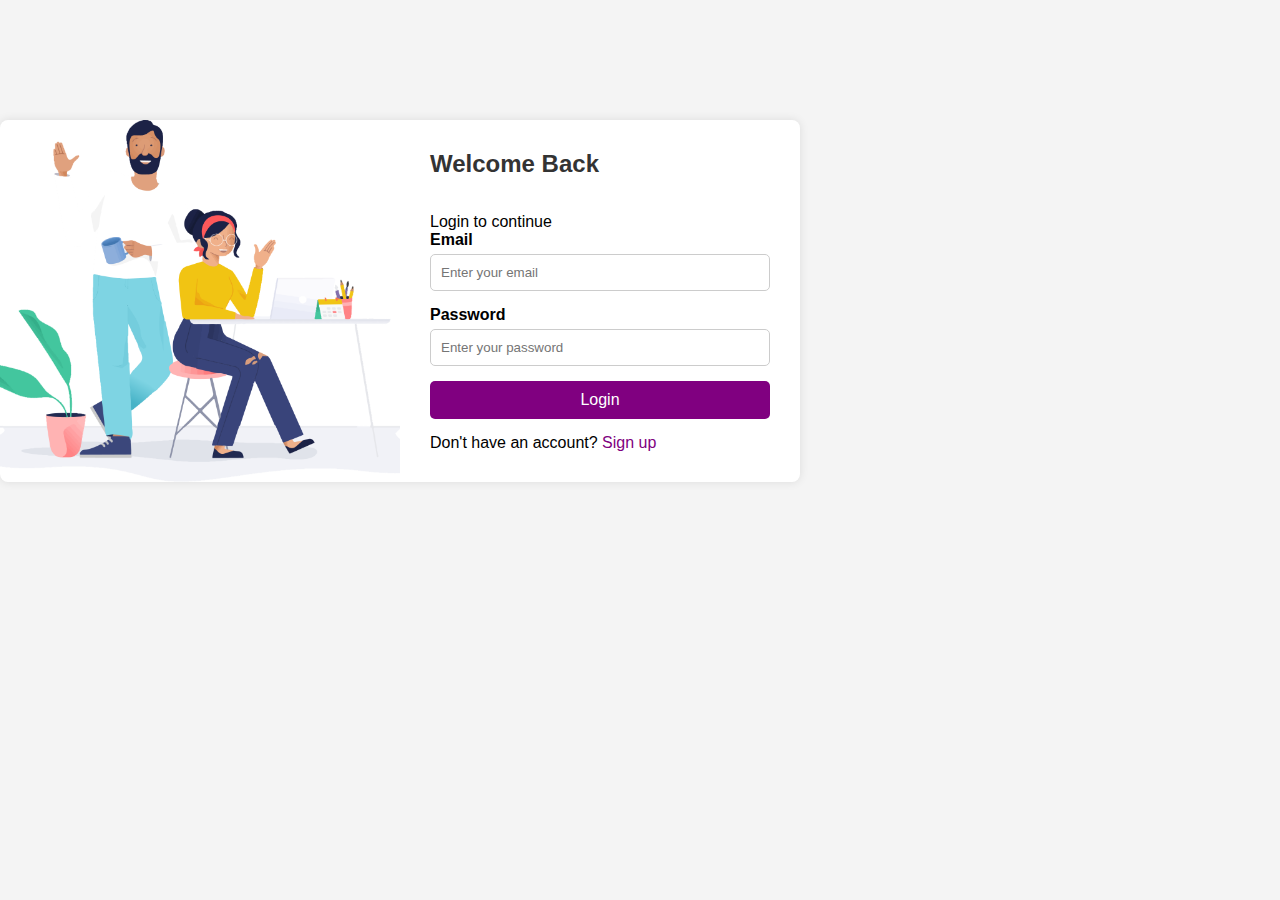
<file: login.html>
<!DOCTYPE html>
<html lang="en">

<head>
    <meta charset="UTF-8">
    <meta name="viewport" content="width=device-width, initial-scale=1.0">
    <title>Login | CloudTop</title>
    <link rel="stylesheet" href="styles.css">
</head>

<body>
    <div class="container">
        <div class="left">
            <img src="images/Signup-Login.png" alt="Login Image">
        </div>
        <div class="right">
            <h2>Welcome Back</h2>
            <p>Login to continue</p>
            <form>
                <label for="email">Email</label>
                <input type="email" id="email" placeholder="Enter your email">

                <label for="password">Password</label>
                <input type="password" id="password" placeholder="Enter your password">

                <button type="submit">Login</button>
            </form>
            <p>Don't have an account? <a href="signup.html">Sign up</a></p>
        </div>
    </div>
</body>

</html>
</file>
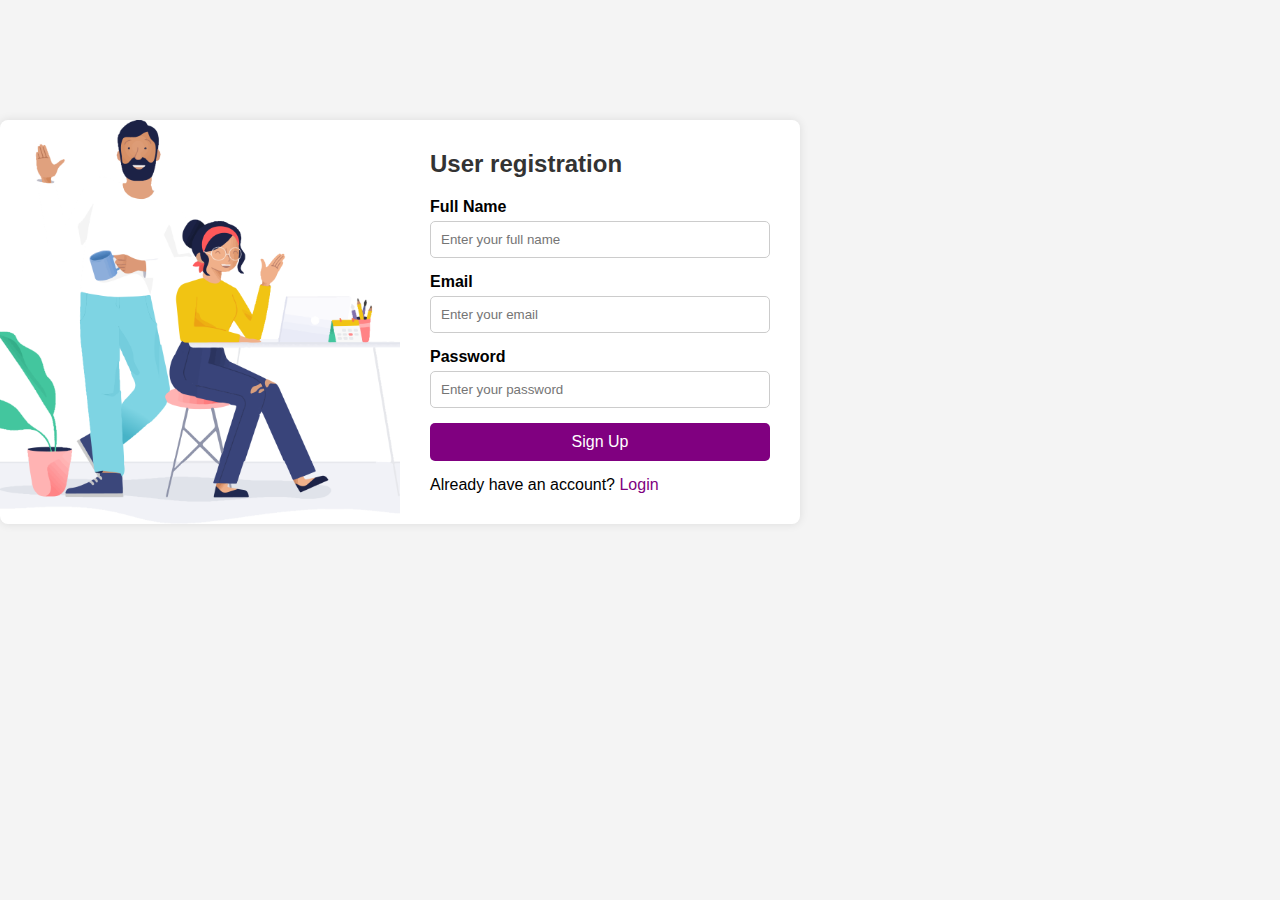
<file: signup.html>
<!DOCTYPE html>
<html lang="en">

<head>
    <meta charset="UTF-8">
    <meta name="viewport" content="width=device-width, initial-scale=1.0">
    <title>Signup | CloudTop</title>
    <link rel="stylesheet" href="styles.css">
</head>

<body>
    <div class="container">
        <div class="left">
            <img src="images/Signup-Login.png" alt="Signup Image">
        </div>
        <div class="right">
            <h2>User registration</h2>
            <form>
                <label for="fullname">Full Name</label>
                <input type="text" id="fullname" placeholder="Enter your full name">

                <label for="email">Email</label>
                <input type="email" id="email" placeholder="Enter your email">

                <label for="password">Password</label>
                <input type="password" id="password" placeholder="Enter your password">

                <button type="submit">Sign Up</button>
            </form>
            <p>Already have an account? <a href="login.html">Login</a></p>
        </div>
    </div>
</body>

</html>
</file>
<file: styles.css>
* {
    margin: 0;
    padding: 0;
    box-sizing: border-box;
    font-family: Arial, sans-serif;
}

body {
    background-color: #f4f4f4;
    font-family: Arial, sans-serif;
    margin: 0;
    padding-top: 40px;
}

/* Header */
header {
    display: flex;
    justify-content: space-between;
    align-items: center;
    padding: 15px 50px;
    background-color: #fff;
    box-shadow: 0 4px 6px rgba(0, 0, 0, 0.1);
    width: 100%;
    position: fixed;
    top: 0;
    left: 0;
    z-index: 1000;
}

.logo img {
    height: 40px;
}

nav ul {
    list-style: none;
    display: flex;
    gap: 20px;
}

nav ul li a {
    text-decoration: none;
    color: #333;
    font-weight: bold;
}

nav ul li a.active {
    color: #007BFF;
}

.auth-buttons .btn {
    padding: 8px 16px;
    border: none;
    cursor: pointer;
    font-weight: bold;
    margin-left: 10px;
}

.primary {
    background-color: #007BFF;
    color: #fff;
    border-radius: 5px;
}

.secondary {
    background-color: transparent;
    border: 1px solid #333;
    border-radius: 5px;
    color: #333;
}

/* Hero Section */
.hero {
    display: flex;
    flex-direction: column;
    align-items: center;
    text-align: center;
    padding: 100px 20px;
    background-color: #007BFF;
    color: white;
    width: 100%;
}

.hero-content {
    max-width: 800px;
    margin: auto;
}

.hero h1 {
    font-size: 36px;
    font-weight: bold;
    margin-bottom: 10px;
}

.hero p {
    font-size: 18px;
    margin-bottom: 20px;
}

.hero .buttons {
    display: flex;
    justify-content: center;
    gap: 15px;
}

.hero .btn-primary {
    background-color: white;
    color: #007BFF;
    padding: 10px 20px;
    border-radius: 5px;
    font-weight: bold;
    cursor: pointer;
    border: none;
}

.hero .btn-secondary {
    background-color: transparent;
    color: white;
    padding: 10px 20px;
    border: 2px solid white;
    border-radius: 5px;
    font-weight: bold;
    cursor: pointer;
}

.hero .illustration {
    margin-top: 30px;
}

.hero .illustration img {
    max-width: 100%;
    height: auto;
}

/* Footer */
footer {
    background-color: #111;
    color: #fff;
    padding: 40px;
    text-align: center;
    margin-top: auto;
    width: 100%;
}

.footer-container {
    display: flex;
    justify-content: space-between;
    flex-wrap: wrap;
    gap: 30px;
    max-width: 1200px;
    margin: auto;
}

.footer-section {
    flex: 1;
    min-width: 200px;
}

.footer-section h4 {
    margin-bottom: 15px;
    font-size: 18px;
}

.footer-section p,
.footer-section ul li {
    font-size: 14px;
    color: #ccc;
    list-style: none;
}

.footer-section ul li a {
    text-decoration: none;
    color: #ccc;
}

.footer-section input {
    padding: 8px;
    width: 80%;
    margin: 10px 0;
}

.btn.black {
    background-color: #000;
    color: #fff;
    border-radius: 5px;
    padding: 8px 16px;
    border: none;
    cursor: pointer;
}


.container {
    display: flex;
    flex-direction: row;
    width: 800px;
    background: white;
    border-radius: 8px;
    overflow: hidden;
    box-shadow: 0px 0px 10px rgba(0, 0, 0, 0.1);
    margin-top: 80px;
}

.left {
    width: 50%;
}

.left img {
    width: 100%;
    height: 100%;
    object-fit: cover;
}

.right {
    width: 50%;
    padding: 30px;
    display: flex;
    flex-direction: column;
    justify-content: center;
}

h2 {
    margin-bottom: 20px;
    color: #333;
}

form {
    display: flex;
    flex-direction: column;
}

label {
    margin-bottom: 5px;
    font-weight: bold;
}

input {
    padding: 10px;
    margin-bottom: 15px;
    border: 1px solid #ccc;
    border-radius: 5px;
}

button {
    padding: 10px;
    background-color: purple;
    color: white;
    border: none;
    border-radius: 5px;
    cursor: pointer;
    font-size: 16px;
}

button:hover {
    background-color: #5a2d82;
}

p {
    margin-top: 15px;
}

p a {
    color: purple;
    text-decoration: none;
}

p a:hover {
    text-decoration: underline;
}

/* Features Section */
.features {
    text-align: center;
    padding: 50px 20px;
    background-color: #fff;
}

.features h2 {
    font-size: 28px;
    font-weight: bold;
    margin-bottom: 10px;
}

.features p {
    font-size: 16px;
    color: #555;
    margin-bottom: 40px;
}

.features-container {
    display: flex;
    justify-content: center;
    gap: 30px;
    flex-wrap: wrap;
    max-width: 1200px;
    margin: auto;
}

.feature-card {
    text-align: center;
    width: 300px;
}

.feature-card img {
    width: 60px;
    height: 60px;
    margin-bottom: 15px;
}

.feature-card h3 {
    font-size: 18px;
    font-weight: bold;
}

.feature-card p {
    font-size: 14px;
    color: #333;
    margin-bottom: 10px;
}

.feature-card a {
    color: #000;
    font-weight: bold;
    text-decoration: none;
}

.feature-card a:hover {
    text-decoration: underline;
}

/* Services Section */
.services {
    background-color: #f8f9fa;
    padding: 80px 0;
    text-align: center;
}

.services-container {
    display: flex;
    align-items: center;
    justify-content: space-between;
    max-width: 1200px;
    margin: 0 auto;
    padding: 0 20px;
}

.services-content {
    flex: 1;
    text-align: left;
    max-width: 600px;
}

.services-content h2 {
    font-size: 32px;
    color: #333;
    margin-bottom: 15px;
}

.services-content p {
    font-size: 18px;
    color: #555;
    margin-bottom: 20px;
    line-height: 1.6;
}

.services-content a {
    display: inline-block;
    background-color: #007BFF;
    color: white;
    padding: 12px 24px;
    text-decoration: none;
    border-radius: 5px;
    font-weight: bold;
    transition: background 0.3s ease-in-out;
}

.services-content a:hover {
    background-color: #0056b3;
}

.services-image {
    flex: 1;
    display: flex;
    justify-content: center;
}

.services-image img {
    max-width: 100%;
    height: auto;
    border-radius: 10px;
    box-shadow: 0 4px 10px rgba(0, 0, 0, 0.1);
}

/* Business Solutions Section */
.business-solutions {
    padding: 80px 0;
    background-color: #ffffff;
}

.business-container {
    display: flex;
    align-items: center;
    justify-content: space-between;
    max-width: 1200px;
    margin: 0 auto;
    padding: 0 20px;
}

.business-image {
    flex: 1;
    display: flex;
    justify-content: center;
}

.business-image img {
    max-width: 100%;
    height: auto;
}

.business-content {
    flex: 1;
    text-align: left;
    max-width: 500px;
}

.business-content h2 {
    font-size: 36px;
    font-weight: bold;
    color: #000;
    margin-bottom: 15px;
}

.business-content p {
    font-size: 18px;
    color: #333;
    line-height: 1.6;
    margin-bottom: 15px;
}

.btn-primary {
    display: inline-block;
    background-color: #2962ff;
    color: white;
    padding: 12px 24px;
    font-size: 16px;
    text-decoration: none;
    border-radius: 5px;
    font-weight: bold;
    transition: background 0.3s ease-in-out;
}

.btn-primary:hover {
    background-color: #0039cb;
}

/* Case Studies Section */
.case-studies {
    text-align: center;
    padding: 80px 0;
    background-color: #ffffff;
}

.case-header h2 {
    font-size: 36px;
    font-weight: bold;
    color: #000;
}

.case-header p {
    font-size: 18px;
    color: #555;
    margin-top: 5px;
}

.case-container {
    display: flex;
    justify-content: center;
    gap: 40px;
    margin-top: 40px;
}

.case-box {
    text-align: center;
}

.case-image {
    width: 220px;
    height: 300px;
    display: flex;
    align-items: center;
    justify-content: center;
    border-radius: 10px;
}

/* Image inside */
.case-image img {
    width: 150px;
    height: auto;
}

.case-box h3 {
    font-size: 18px;
    font-weight: bold;
    margin-top: 15px;
    color: #000;
}

.case-box p {
    font-size: 16px;
    color: #555;
    margin-top: 5px;
}

/* Testimonials Section */
.testimonials {
    text-align: center;
    padding: 60px 20px;
    background-color: #fff;
}

.testimonials h2 {
    font-size: 28px;
    font-weight: bold;
}

.testimonials p {
    font-size: 16px;
    color: #555;
    margin-bottom: 40px;
}

.testimonials-container {
    display: flex;
    justify-content: center;
    gap: 20px;
    flex-wrap: wrap;
}

.testimonial-card {
    background-color: #f8fbff;
    padding: 20px;
    border-radius: 8px;
    text-align: center;
    width: 300px;
    box-shadow: 0 4px 6px rgba(0, 0, 0, 0.1);
}

.testimonial-card img {
    width: 60px;
    height: 60px;
    border-radius: 50%;
    margin-bottom: 15px;
}

.testimonial-card p {
    font-size: 14px;
    color: #333;
    margin-bottom: 10px;
}

.testimonial-card h4 {
    font-weight: bold;
    margin-bottom: 5px;
}

.testimonial-card span {
    font-size: 14px;
    color: #777;
}

/* CTA Section */
.cta {
    display: flex;
    align-items: center;
    justify-content: center;
    text-align: center;
    background: url("images/cta-background.jpg") center/cover no-repeat; 
    height: 300px; 
    position: relative;
}

.cta-container {
    background: rgba(0, 0, 0, 0.6); 
    padding: 30px;
    border-radius: 10px;
    color: white;
    max-width: 80%;
}

.cta h2 {
    font-size: 2rem;
    margin-bottom: 10px;
}

.cta p {
    font-size: 1.2rem;
    margin-bottom: 15px;
}

.cta-button {
    display: inline-block;
    padding: 10px 20px;
    background: #FFA500;
    color: white;
    text-decoration: none;
    border-radius: 5px;
    font-weight: bold;
    transition: 0.3s ease;
}

.cta-button:hover {
    background: #FF8C00;
}

@media (max-width: 768px) {
    .container {
        flex-direction: column;
        width: 100%;
    }

    .left {
        width: 100%;
        height: 200px;
    }

    .right {
        width: 100%;
    }

    /* Responsive Navbar */
    nav ul {
        flex-direction: column;
        align-items: center;
        display: none;
    }

    nav ul.show {
        display: flex;
    }

    .menu-icon {
        display: block;
        font-size: 24px;
        cursor: pointer;
    }

    .hero {
        padding: 80px 15px;
    }

    .hero h1 {
        font-size: 28px;
    }

    .hero p {
        font-size: 16px;
    }

    .hero .buttons {
        flex-direction: column;
        align-items: center;
    }

    .testimonials-container {
        flex-direction: column;
        align-items: center;
    }

    .features-container {
        flex-direction: column;
        align-items: center;
    }

    .services-container {
        flex-direction: column;
        text-align: center;
    }

    .services-content {
        text-align: center;
        margin-bottom: 30px;
    }

    .business-container {
        flex-direction: column;
        text-align: center;
    }

    .business-content {
        text-align: center;
        margin-top: 20px;
    }

    .case-container {
        flex-wrap: wrap;
        justify-content: center;
    }

    .case-box {
        width: 45%;
        margin-bottom: 20px;
    }

    .case-image {
        width: 100%;
    }
}
</file>
